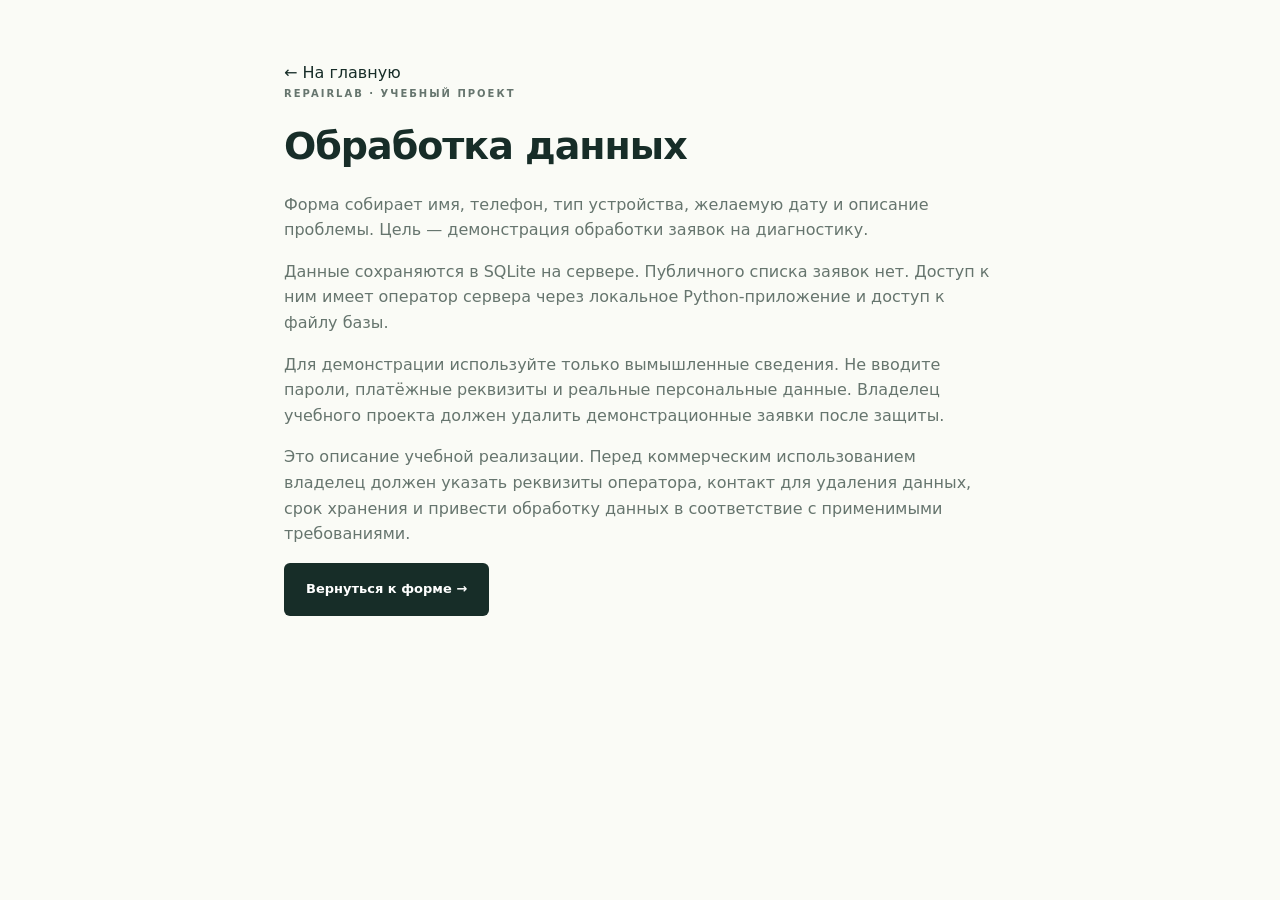
<file: repairlab/static/privacy.html>
<!doctype html>
<html lang="ru">
  <head>
    <meta charset="utf-8" />
    <meta name="viewport" content="width=device-width,initial-scale=1" />
    <title>Обработка данных — RepairLab</title>
    <link rel="stylesheet" href="styles.css" />
  </head>
  <body>
    <main class="privacy">
      <a href="./">← На главную</a>
      <p class="eyebrow">REPAIRLAB · УЧЕБНЫЙ ПРОЕКТ</p>
      <h1>Обработка данных</h1>
      <p>
        Форма собирает имя, телефон, тип устройства, желаемую дату и описание
        проблемы. Цель — демонстрация обработки заявок на диагностику.
      </p>
      <p>
        Данные сохраняются в SQLite на сервере. Публичного списка заявок нет.
        Доступ к ним имеет оператор сервера через локальное Python-приложение и
        доступ к файлу базы.
      </p>
      <p>
        Для демонстрации используйте только вымышленные сведения. Не вводите
        пароли, платёжные реквизиты и реальные персональные данные. Владелец
        учебного проекта должен удалить демонстрационные заявки после защиты.
      </p>
      <p>
        Это описание учебной реализации. Перед коммерческим использованием
        владелец должен указать реквизиты оператора, контакт для удаления
        данных, срок хранения и привести обработку данных в соответствие с
        применимыми требованиями.
      </p>
      <a class="button" href="./#booking">Вернуться к форме →</a>
    </main>
  </body>
</html>
</file>
<file: repairlab/static/styles.css>
:root {
  --ink: #172d28;
  --muted: #66756e;
  --green: #cee96c;
  --paper: #fafbf6;
  --line: #dce3d9;
}
* {
  box-sizing: border-box;
}
html {
  scroll-behavior: smooth;
  scroll-padding-top: 24px;
}
body {
  margin: 0;
  background: var(--paper);
  color: var(--ink);
  font:
    16px/1.6 system-ui,
    -apple-system,
    "Segoe UI",
    sans-serif;
}
a {
  color: inherit;
  text-decoration: none;
}
button,
input,
select,
textarea {
  font: inherit;
}
button,
a,
input,
textarea,
select {
  -webkit-tap-highlight-color: transparent;
}
:focus-visible {
  outline: 3px solid #587524;
  outline-offset: 5px;
}
.skip {
  position: fixed;
  top: -90px;
  left: 10px;
  background: var(--green);
  padding: 10px;
  z-index: 10;
}
.skip:focus {
  top: 10px;
}
header,
main,
footer {
  max-width: 1280px;
  margin: auto;
}
header {
  height: 100px;
  padding: 0 44px;
  display: flex;
  align-items: center;
  justify-content: space-between;
  border-bottom: 1px solid var(--line);
}
.logo {
  display: flex;
  align-items: center;
  font-size: 28px;
  font-weight: 800;
  letter-spacing: -1.5px;
}
.light {
  font-weight: 400;
}
.dot {
  color: #66862f;
}
.mark {
  display: inline-flex;
  align-items: center;
  justify-content: center;
  background: var(--ink);
  color: white;
  border-radius: 10px;
  width: 38px;
  height: 38px;
  margin-right: 10px;
  font-size: 20px;
  letter-spacing: -3px;
}
.mark span {
  color: var(--green);
  font-size: 21px;
}
nav {
  display: flex;
  gap: 30px;
  font-size: 14px;
}
nav a:hover,
.text-link:hover {
  text-decoration: underline;
}
.small-cta {
  border: 1px solid var(--ink);
  padding: 10px 18px;
  border-radius: 7px;
  font-size: 14px;
}
.small-cta span {
  margin-left: 20px;
}
.hero {
  padding: 64px 44px 60px;
  display: grid;
  grid-template-columns: 1.07fr 1fr;
  gap: 35px;
  align-items: center;
}
.eyebrow {
  font-size: 10px;
  font-weight: 750;
  letter-spacing: 2px;
  margin: 0 0 24px;
  display: flex;
  align-items: center;
  gap: 9px;
}
.live {
  width: 7px;
  height: 7px;
  background: #6c9237;
  border-radius: 50%;
}
h1 {
  font-size: clamp(40px, 4.5vw, 62px);
  line-height: 1.08;
  letter-spacing: -3.3px;
  font-weight: 650;
  margin: 0 0 25px;
}
em {
  font-style: normal;
  color: #68813b;
}
.lead {
  color: var(--muted);
  font-size: 16px;
  max-width: 410px;
  line-height: 1.8;
}
.hero-actions {
  display: flex;
  gap: 22px;
  align-items: center;
  margin: 30px 0;
}
.button {
  display: inline-flex;
  align-items: center;
  justify-content: space-between;
  gap: 24px;
  border: 0;
  background: var(--ink);
  color: white;
  padding: 16px 22px;
  border-radius: 6px;
  font-size: 13px;
  font-weight: 600;
  cursor: pointer;
  min-height: 50px;
}
.button:hover {
  background: #304b3e;
}
.button span {
  font-size: 19px;
  color: var(--green);
}
.text-link {
  font-size: 12px;
  font-weight: 600;
}
.hero-notes {
  display: flex;
  gap: 22px;
  font-size: 10px;
  color: var(--muted);
}
.hero-art {
  background: #e8eddb;
  position: relative;
  border-radius: 14px;
  overflow: hidden;
  min-height: 450px;
  display: flex;
  align-items: center;
}
.hero-art img {
  width: 100%;
  height: auto;
}
.art-label {
  position: absolute;
  top: 24px;
  left: 24px;
  font-size: 9px;
  letter-spacing: 2px;
}
.art-foot {
  position: absolute;
  bottom: 20px;
  left: 24px;
  font-size: 8px;
  letter-spacing: 1.8px;
}
.art-sticker {
  position: absolute;
  right: 17px;
  bottom: 60px;
  display: flex;
  align-items: center;
  gap: 12px;
  background: var(--green);
  padding: 15px 22px;
  transform: rotate(-6deg);
  font-size: 14px;
  line-height: 1.4;
  border-radius: 5px;
  box-shadow: 0 8px 20px #22312115;
}
.art-sticker > span {
  font-size: 35px;
}
.values {
  margin: 0 44px;
  display: grid;
  grid-template-columns: repeat(4, 1fr);
  border-top: 1px solid var(--line);
  border-bottom: 1px solid var(--line);
  padding: 24px 0;
  font-size: 12px;
}
.values b {
  font-size: 10px;
  color: #80976a;
  margin-right: 12px;
}
.section {
  padding: 75px 44px;
}
.section-heading {
  display: flex;
  justify-content: space-between;
  align-items: end;
  margin-bottom: 30px;
}
.section-heading > p {
  font-size: 12px;
  color: var(--muted);
  padding-bottom: 5px;
}
h2 {
  font-size: 38px;
  line-height: 1.15;
  letter-spacing: -1.6px;
  font-weight: 600;
  margin: 0;
}
h3 {
  font-size: 17px;
  line-height: 1.4;
  margin: 0 0 10px;
}
.filters {
  display: flex;
  gap: 8px;
  margin: 30px 0 24px;
  flex-wrap: wrap;
}
.filter {
  border: 1px solid var(--line);
  padding: 9px 17px;
  border-radius: 30px;
  background: transparent;
  font-size: 12px;
  cursor: pointer;
  color: var(--ink);
}
.filter.active {
  background: var(--ink);
  color: white;
  border-color: var(--ink);
}
.service-grid {
  display: grid;
  grid-template-columns: repeat(4, 1fr);
  gap: 16px;
}
.service {
  border: 1px solid var(--line);
  border-radius: 10px;
  overflow: hidden;
  background: #fff;
  display: flex;
  flex-direction: column;
}
.service-illustration {
  background: #edf0e6;
  aspect-ratio: 1.5;
  display: flex;
  align-items: center;
  justify-content: center;
}
.service:nth-child(2) .service-illustration {
  background: #e8ede8;
}
.service:nth-child(3) .service-illustration {
  background: #ece8df;
}
.service:nth-child(4) .service-illustration {
  background: #e5e9ee;
}
.service img {
  width: 80%;
  height: 90%;
  object-fit: contain;
}
.service-body {
  padding: 20px;
  display: flex;
  flex-direction: column;
  flex: 1;
}
.service p {
  font-size: 12px;
  color: var(--muted);
  margin: 0 0 22px;
}
.service-bottom {
  display: flex;
  align-items: center;
  justify-content: space-between;
  margin-top: auto;
  font-size: 13px;
}
.service button {
  width: 35px;
  height: 35px;
  border: 1px solid var(--line);
  border-radius: 50%;
  background: transparent;
  cursor: pointer;
  color: var(--ink);
}
.service button:hover {
  background: var(--green);
}
.fine {
  font-size: 10px;
  line-height: 1.7;
  color: var(--muted);
  margin-top: 20px;
}
.process {
  background: #eef1e6;
  display: grid;
  grid-template-columns: 1fr 1.2fr;
  gap: 60px;
  margin: 0 44px;
  padding: 44px;
  border-radius: 12px;
}
.process .text-link {
  display: inline-block;
  margin-top: 28px;
}
.steps article {
  display: flex;
  gap: 26px;
  padding: 20px 0;
  border-bottom: 1px solid #d4ddce;
}
.steps article:first-child {
  padding-top: 0;
}
.steps article:last-child {
  border: 0;
  padding-bottom: 0;
}
.steps article > span {
  font-size: 13px;
  color: #6b8439;
}
.steps p {
  font-size: 12px;
  color: var(--muted);
  margin: 0;
}
.booking {
  display: grid;
  grid-template-columns: 1fr 1.2fr;
  gap: 60px;
  padding-top: 90px;
  padding-bottom: 90px;
}
.booking h2 {
  font-size: 55px;
}
.booking-note {
  display: flex;
  align-items: center;
  gap: 20px;
  margin: 30px 0;
}
.booking-note > span {
  font-size: 35px;
  border: 1px solid var(--line);
  border-radius: 50%;
  width: 60px;
  height: 60px;
  text-align: center;
}
.booking-note p {
  font-size: 12px;
  color: var(--muted);
}
form {
  padding: 30px;
  background: white;
  border: 1px solid var(--line);
  border-radius: 12px;
}
form h3 {
  margin-bottom: 24px;
}
.form-row {
  display: grid;
  grid-template-columns: 1fr 1fr;
  gap: 16px;
}
label {
  display: block;
  font-size: 11px;
  font-weight: 600;
  margin-bottom: 16px;
}
input:not([type="checkbox"]),
select,
textarea {
  display: block;
  width: 100%;
  min-width: 0;
  border: 1px solid var(--line);
  background: #fafbf8;
  border-radius: 5px;
  padding: 12px;
  margin-top: 7px;
  font-size: 12px;
  color: var(--ink);
}
textarea {
  resize: vertical;
}
input[aria-invalid="true"],
textarea[aria-invalid="true"],
select[aria-invalid="true"] {
  border-color: #b3382c;
}
.consent {
  display: flex;
  gap: 8px;
  align-items: start;
  font-size: 10px;
  font-weight: 400;
  color: var(--muted);
}
.consent input {
  accent-color: var(--ink);
  margin-top: 3px;
}
.consent a {
  text-decoration: underline;
}
.submit {
  width: 100%;
}
.submit:disabled {
  opacity: 0.6;
  cursor: wait;
}
.error {
  display: block;
  font-size: 11px;
  color: #ac3024;
  font-weight: 400;
}
.error:not(:empty) {
  margin-top: 6px;
}
#form-status:not(:empty) {
  margin-top: 16px;
  padding: 14px;
  background: #edf4df;
  border-radius: 5px;
  font-size: 13px;
  overflow-wrap: anywhere;
}
#form-status.failure {
  background: #fff0e9;
}
.faq {
  border-top: 1px solid var(--line);
  display: grid;
  grid-template-columns: 1fr 1.2fr;
  gap: 60px;
}
details {
  border-bottom: 1px solid var(--line);
  padding: 20px 0;
}
details:first-child {
  padding-top: 0;
}
summary {
  cursor: pointer;
  font-size: 14px;
  font-weight: 600;
}
details p {
  font-size: 13px;
  color: var(--muted);
}
footer {
  padding: 28px 44px;
  border-top: 1px solid var(--line);
  display: flex;
  gap: 25px;
  align-items: center;
  justify-content: space-between;
}
footer p,
footer > span,
footer > a:last-child {
  font-size: 10px;
  color: var(--muted);
}
.privacy {
  max-width: 760px;
  padding: 60px 24px;
  margin: auto;
}
.privacy h1 {
  font-size: 38px;
  letter-spacing: -1px;
}
.privacy p {
  color: var(--muted);
}
@media (max-width: 1000px) {
  .hero {
    gap: 20px;
  }
  .hero-actions {
    flex-wrap: wrap;
  }
  .hero-notes {
    flex-direction: column;
    gap: 6px;
  }
  .hero-art {
    min-height: 390px;
  }
  .service-grid {
    grid-template-columns: repeat(2, 1fr);
  }
  .values {
    grid-template-columns: 1fr 1fr;
    gap: 18px;
  }
  .booking,
  .faq,
  .process {
    gap: 30px;
  }
  .form-row {
    grid-template-columns: 1fr;
  }
  nav {
    gap: 15px;
  }
}
@media (max-width: 650px) {
  header {
    height: 78px;
    padding: 0 20px;
  }
  nav {
    display: none;
  }
  .logo {
    font-size: 25px;
  }
  .mark {
    width: 32px;
    height: 32px;
  }
  .small-cta {
    font-size: 12px;
    padding: 8px 12px;
  }
  .hero {
    grid-template-columns: 1fr;
    padding: 38px 20px;
    gap: 30px;
  }
  h1 {
    font-size: 46px;
    letter-spacing: -2px;
  }
  .hero-art {
    min-height: 320px;
  }
  .hero-art img {
    max-height: 360px;
  }
  .hero-notes {
    flex-direction: row;
    font-size: 9px;
    gap: 14px;
  }
  .hero-actions {
    gap: 20px;
  }
  .hero-actions .button {
    font-size: 12px;
  }
  .values {
    margin: 0 20px;
    font-size: 10px;
    gap: 15px;
  }
  .values b {
    margin-right: 5px;
  }
  .section {
    padding: 50px 20px;
  }
  .section-heading {
    display: block;
  }
  .section-heading > p {
    margin-top: 20px;
  }
  h2 {
    font-size: 32px;
  }
  .service-grid {
    gap: 10px;
  }
  .service-body {
    padding: 14px;
  }
  .service h3 {
    font-size: 16px;
  }
  .service p {
    font-size: 11px;
  }
  .service-bottom {
    font-size: 12px;
  }
  .filters {
    gap: 6px;
  }
  .filter {
    font-size: 10px;
    padding: 9px 13px;
  }
  .process,
  .booking,
  .faq {
    grid-template-columns: 1fr;
    gap: 35px;
  }
  .process {
    margin: 0 20px;
    padding: 28px;
  }
  .booking h2 {
    font-size: 45px;
  }
  form {
    padding: 22px;
  }
  .form-row {
    grid-template-columns: 1fr;
  }
  .booking .fine br {
    display: none;
  }
  footer {
    padding: 25px 20px;
    flex-wrap: wrap;
    gap: 10px;
  }
  footer .logo {
    width: 100%;
  }
  footer p {
    margin: 0;
  }
  .eyebrow {
    font-size: 9px;
    letter-spacing: 1.5px;
  }
}
@media (prefers-reduced-motion: reduce) {
  html {
    scroll-behavior: auto;
  }
}
</file>
